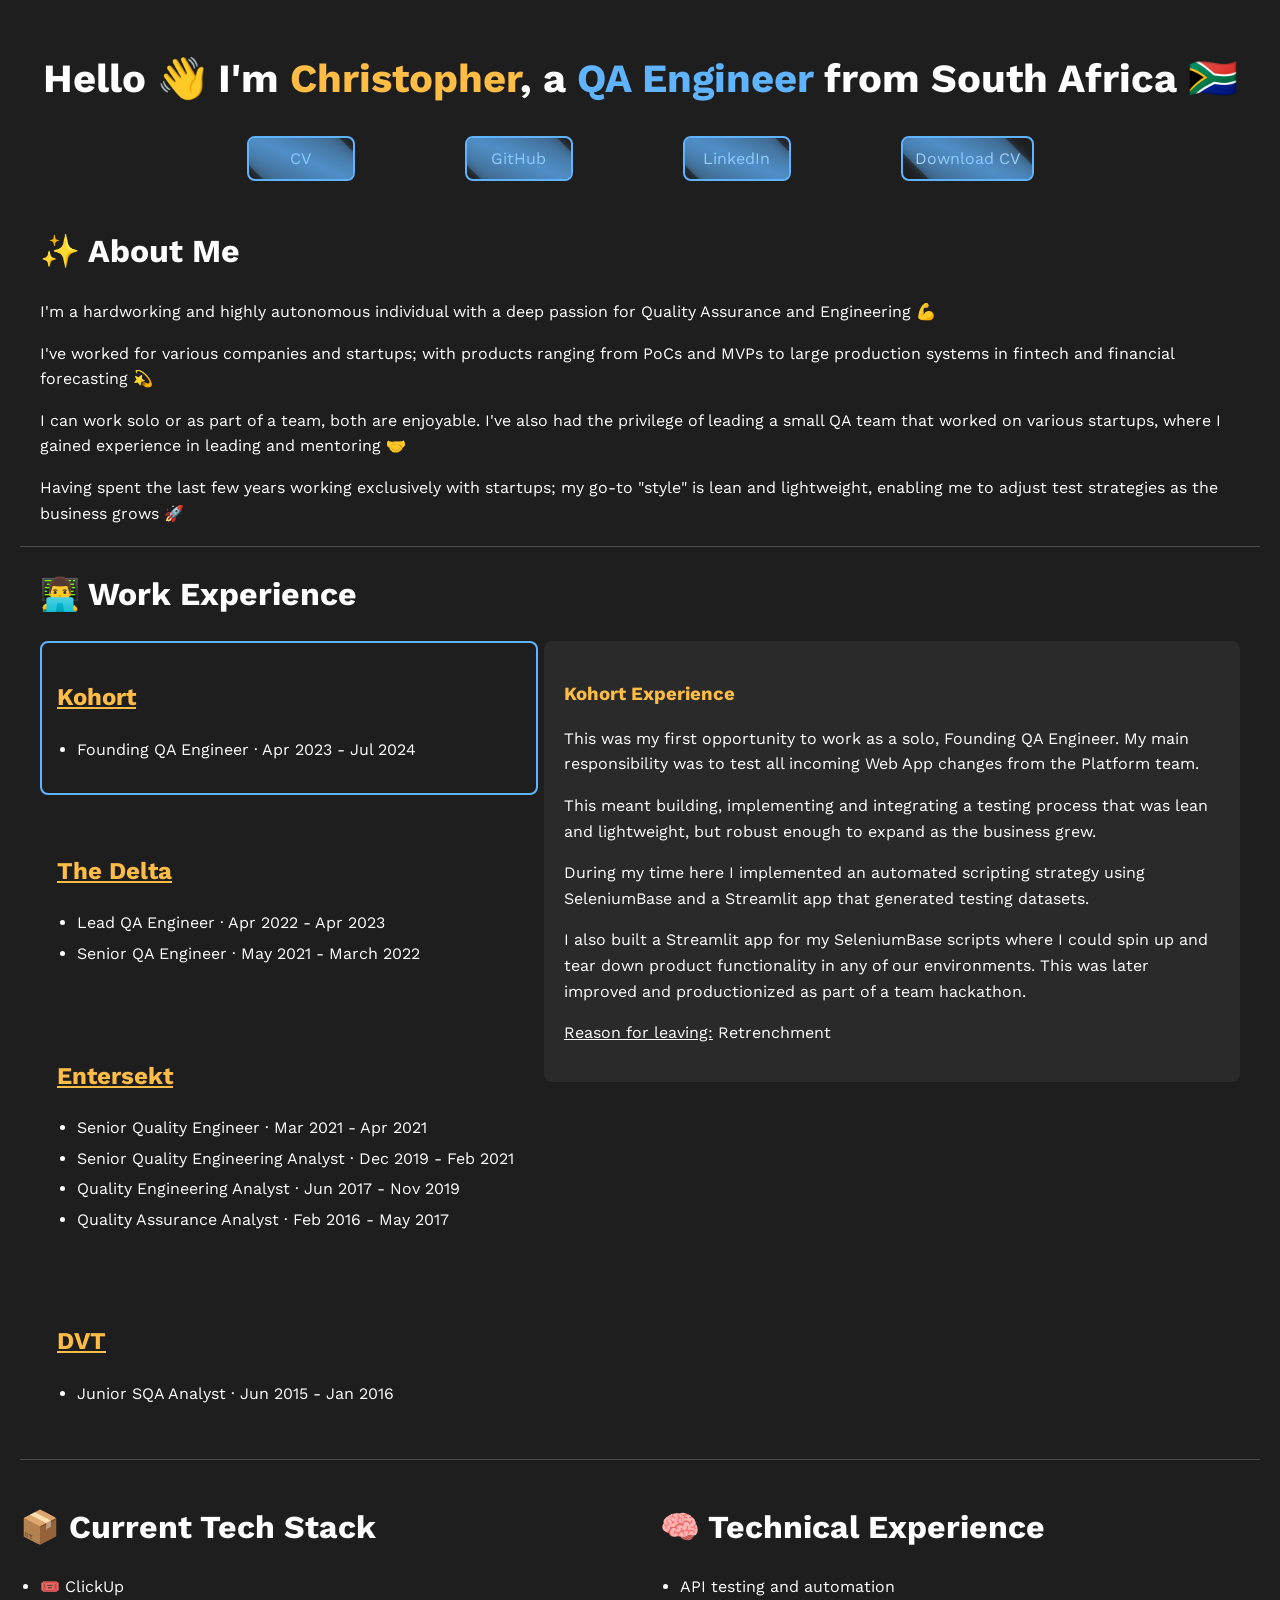
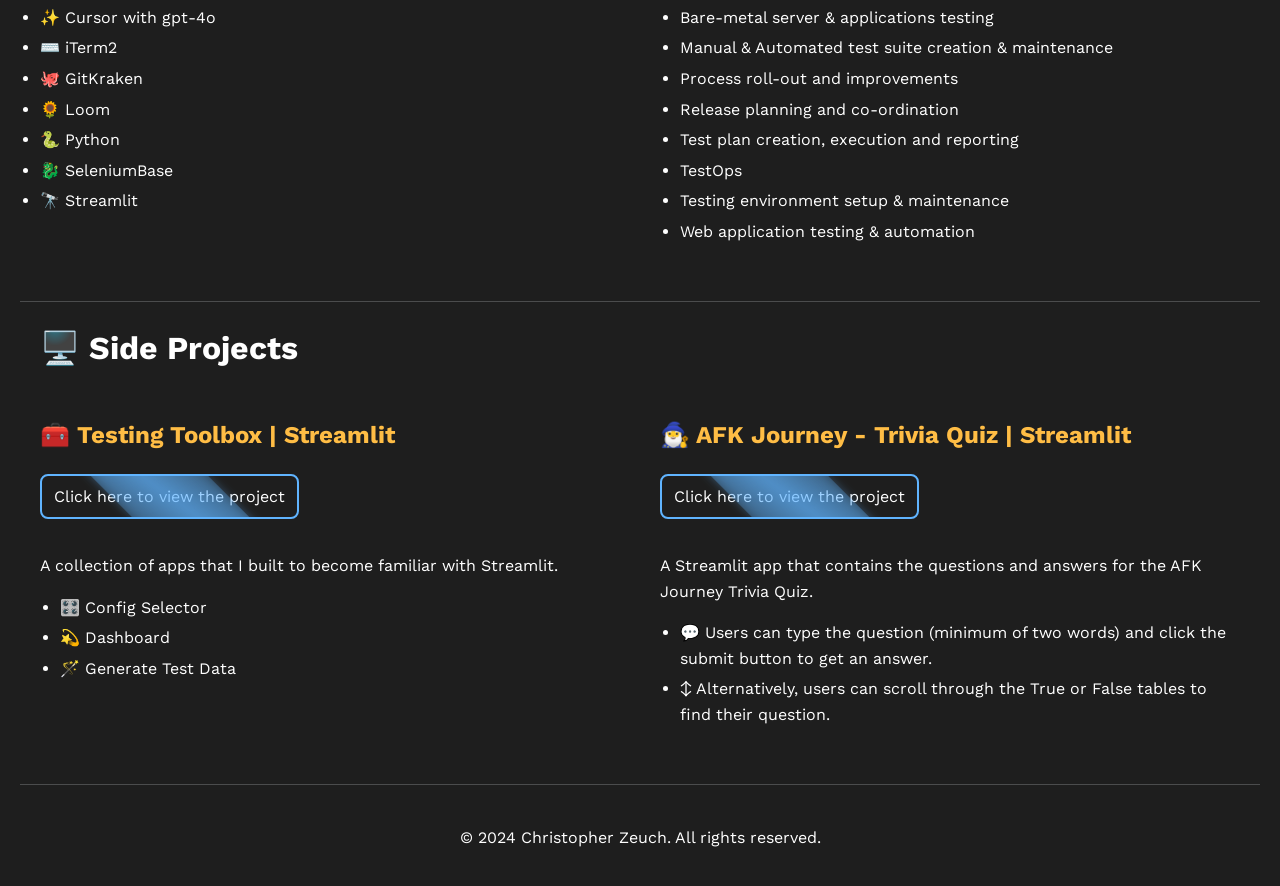
<file: main.html>
<!DOCTYPE html>
<html lang="en">
<head>
    <meta charset="UTF-8">
    <meta name="viewport" content="width=device-width, initial-scale=1.0">
    <title>Christopher | QA Engineer 🚣</title>
    <!-- Google Fonts import -->
    <link href="https://fonts.googleapis.com/css2?family=Work+Sans:wght@300;400;600&display=swap" rel="stylesheet">
    <!-- Custom CSS file -->
    <link rel="stylesheet" href="style.css">
    <!-- JavaScript file containing string constants -->
    <script src="strings.js"></script>
</head>
<body>
    <!-- Header section -->
    <div class="header">
        <h1>Hello 👋 I'm <span class="name">Christopher</span>, a <span class="title">QA Engineer</span> from South Africa 🇿🇦</h1>
    </div>

    <!-- Links and CV download section -->
    <div class="container">
        <div class="button-container">
            <!-- External profile links -->
            <a href="https://read.cv/chriszeuch" target="_blank" rel="noopener noreferrer" class="project-link">CV</a>
            <a href="https://github.com/Hiccup-za" target="_blank" rel="noopener noreferrer" class="project-link">GitHub</a>
            <a href="https://www.linkedin.com/feed/" target="_blank" rel="noopener noreferrer" class="project-link">LinkedIn</a>
            <!-- CV download button -->
            <button onclick="downloadCV()" class="project-link">Download CV</button>
        </div>
    </div>

    <!-- About Me section -->
    <div class="container">
        <h1>✨ About Me</h1>
        <div>
            <!-- Paragraphs to be populated by JavaScript -->
            <p id="aboutMe1"></p>
            <p id="aboutMe2"></p>
            <p id="aboutMe3"></p>
            <p id="aboutMe4"></p>
        </div>
    </div>

    <div class="divider"></div>

    <!-- Work Experience section -->
    <div class="container">
        <h1>👨‍💻 Work Experience</h1>
        <div class="work-experience-container">
            <!-- Left column: Company buttons -->
            <div class="work-experience-left">
                <!-- Kohort button -->
                <div class="company-button active" data-company="kohort">
                    <h2>Kohort</h2>
                    <p id="kohortexp"></p>
                </div>
                
                <!-- The Delta button -->
                <div class="company-button" data-company="delta">
                    <h2>The Delta</h2>
                    <p id="deltaexp"></p>
                </div>
                
                <!-- Entersekt button -->
                <div class="company-button" data-company="entersekt">
                    <h2>Entersekt</h2>
                    <p id="entersektexp"></p>
                </div>
                
                <!-- DVT button -->
                <div class="company-button" data-company="dvt">
                    <h2>DVT</h2>
                    <p id="dvtexp"></p>
                </div>
            </div>
            <!-- Right column: Company experience details -->
            <div class="work-experience-right">
                <!-- Kohort experience -->
                <div id="kohort" class="company-content active">
                    <h3>Kohort Experience</h3>
                    <p id="kohort1"></p>
                    <p id="kohort2"></p>
                    <p id="kohort3"></p>
                    <p id="kohort4"></p>
                    <p id="kohortreason"></p>
                </div>
                <!-- The Delta experience -->
                <div id="delta" class="company-content">
                    <h3>The Delta Experience</h3>
                    <p id="delta1"></p>
                    <p id="delta2"></p>
                    <p id="delta3"></p>
                    <p id="deltareason"></p>
                </div>
                <!-- Entersekt experience -->
                <div id="entersekt" class="company-content">
                    <h3>Entersekt Experience</h3>
                    <p id="entersekt1"></p>
                    <p id="entersekt2"></p>
                    <p id="entersekt3"></p>
                    <p id="entersekt4"></p>
                    <p id="entersektreason"></p>
                </div>
                <!-- DVT experience -->
                <div id="dvt" class="company-content">
                    <h3>DVT Experience</h3>
                    <p id="dvt1"></p>
                    <p id="dvt2"></p>
                    <p id="dvt3"></p>
                    <p id="dvtreason"></p>
                </div>
            </div>
        </div>
    </div>

    <div class="divider"></div>

    <!-- Tech Stack and Technical Experience section -->
    <div class="two-column">
        <div class="column">
            <h1>📦 Current Tech Stack</h1>
            <p id="techstack"></p>
        </div>
        <div class="column">
            <h1>🧠 Technical Experience</h1>
            <p id="technicalexperience"></p>
        </div>
    </div>

    <div class="divider"></div>

    <!-- Side Projects section -->
    <div class="full-width">
        <h1>🖥️ Side Projects</h1>
        <div class="two-column">
            <!-- Testing Toolbox project -->
            <div class="column">
                <h2>🧰 Testing Toolbox | Streamlit</h2>
                <a href="https://testing-toolbox.streamlit.app/" target="_blank" rel="noopener noreferrer" class="project-link">Click here to view the project</a>
                <p id="sideproject1p"></p>
                <p id="sideproject1list"></p>
            </div>
            <!-- AFK Journey project -->
            <div class="column">
                <h2>🧙‍♂️ AFK Journey - Trivia Quiz | Streamlit</h2>
                <a href="https://afk-journey.streamlit.app/" target="_blank" rel="noopener noreferrer" class="project-link">Click here to view the project</a>
                <p id="sideproject2p"></p>
                <p id="sideproject2list"></p>
            </div>
        </div>
    </div>

    <div class="divider"></div>

    <!-- Footer section -->
    <footer class="footer">
        <p id="footer"></p>
    </footer>

</body>
<!-- Main JavaScript file -->
<script src="script.js"></script>
<!-- Inline script for CV download functionality -->
<script>
    /**
     * Initiates the download of the CV file.
     */
    function downloadCV() {
        const link = document.createElement('a');
        link.href = 'Christopher Zeuch CV.pdf';
        link.download = 'Christopher Zeuch CV.pdf';
        link.click();
    }
</script>
</html>
</file>
<file: style.css>
:root {
  /* Define CSS variables for colors and common values */
  --bg-color: #1e1e1e;
  --text-color: #ffffff;
  --accent-color: #ffbd45;
  --link-color: #60b4ff;
  --divider-color: #4b4c4d;
  --container-bg: #2a2a2a;
  --spacing-sm: 10px;
  --spacing-md: 20px;
  --spacing-lg: 40px;
}

body {
  font-family: 'Work Sans', sans-serif;
  background-color: var(--bg-color);
  color: var(--text-color);
  line-height: 1.6;
  padding: var(--spacing-md);
  margin: 0;
}

/* Typography */
h1, h2, h3, .name {
  color: var(--accent-color);
}

h1 {
  color: var(--text-color);
}

.title {
  color: var(--link-color);
}

/* Layout */
.container, .full-width {
  max-width: 1200px;
  margin: 0 auto;
  padding: 0 20px;
}

.container h2 {
  margin-bottom: var(--spacing-md);
}

.divider {
  border-top: 1px solid var(--divider-color);
  margin: var(--spacing-md) 0;
}

.two-column {
  display: flex;
  gap: var(--spacing-lg);
  margin-bottom: var(--spacing-lg);
}

.column {
  flex: 1;
  min-width: 0; /* Prevents flex items from overflowing */
}

.tech-experience-container {
  margin-bottom: var(--spacing-lg);
}

.side-projects .column {
  flex: 1;
  min-width: 0;
}

.full-width {
  width: 100%;
  margin-bottom: var(--spacing-lg);
}

/* Lists */
ul {
  padding-left: var(--spacing-md);
}

li {
  margin-bottom: 5px;
}

/* Links */
a {
  color: var(--link-color);
  text-decoration: none;
  transition: all 0.3s ease;
}

a:hover {
  text-decoration: underline;
}

/* Work Experience */
.work-experience-container {
  display: flex;
  gap: var(--spacing-lg);
  margin-bottom: 0;
}

.work-experience-left {
  width: 40%;
}

.work-experience-right {
  width: 60%;
}

.work-experience-container h2 {
  text-decoration: underline;
}

/* Company Button */
.company-button {
  display: block;
  width: 100%;
  text-align: left;
  background: none;
  border: 2px solid transparent;
  border-radius: 8px;
  cursor: pointer;
  padding: 15px;
  margin-bottom: var(--spacing-md);
  color: inherit;
  font: inherit;
  transition: all 0.3s ease;
}

.company-button:last-child {
  margin-bottom: 0;
}

.company-button.active {
  border-color: var(--link-color);
}

.company-button:not(.active):hover {
  background-color: rgba(96, 180, 255, 0.1);
}

.company-button h3 {
  margin-bottom: var(--spacing-sm);
  color: var(--accent-color);
  text-decoration: underline;
}

.company-button ul {
  padding-left: var(--spacing-md);
  margin-top: 0;
}

/* Company Content */
.company-content {
  display: none;
  opacity: 0;
  transition: opacity 0.3s ease;
  background-color: var(--container-bg);
  border-radius: 8px;
  padding: var(--spacing-md);
  margin-bottom: 0;
}

.company-content.active {
  display: block;
  opacity: 1;
}

.company-content h3 {
  color: var(--accent-color);
  text-decoration: none;
  margin-bottom: var(--spacing-sm);
}

/* Project Link */
.project-link,
.button-container .project-link {
  display: inline-block;
  text-align: center;
  background: none;
  border: 2px solid var(--link-color);
  border-radius: 8px;
  cursor: pointer;
  padding: 8px 12px;
  margin-bottom: var(--spacing-sm);
  color: var(--text-color);
  font: inherit;
  text-decoration: none;
  transition: all 0.3s ease;
  position: relative;
  overflow: hidden;
  min-width: 80px;
}

.button-container .project-link::before,
.button-container .project-link::after,
.two-column .project-link::before,
.two-column .project-link::after {
  content: '';
  position: absolute;
  inset: -50%;
  width: 200%;
  height: 200%;
  background: linear-gradient(
    to bottom right,
    rgba(96, 180, 255, 0) 0%,
    rgba(96, 180, 255, 0.5) 50%,
    rgba(96, 180, 255, 0) 100%
  );
  transform: rotate(45deg);
  animation: shimmer-blue 4.5s infinite;
}

.button-container .project-link::after,
.two-column .project-link::after {
  filter: blur(5px);
}

@keyframes shimmer-blue {
  0%, 100% {
    transform: translateX(-100%) rotate(45deg);
  }
  50% {
    transform: translateX(100%) rotate(45deg);
  }
}

.project-link:hover,
.button-container .project-link:hover {
  color: var(--link-color);
}

.button-container {
  display: flex;
  justify-content: center;
  gap: 100px;
  margin-bottom: var(--spacing-lg);
  flex-wrap: wrap;
}

.button-container .project-link {
  margin: 5px;
  flex: 0 1 auto;
}

/* Footer and Header */
.footer {
  margin-top: var(--spacing-lg);
  text-align: center;
}

.header {
  text-align: center;
}

.header h1 {
  font-size: 2.5em;
  margin-bottom: var(--spacing-md);
}

/* Media Query */
@media (max-width: 768px) {
  body {
    font-size: 16px;
    padding: var(--spacing-sm);
  }

  h1 {
    font-size: 24px;
  }

  h2 {
    font-size: 20px;
  }

  h3 {
    font-size: 18px;
  }

  .container {
    padding: 0 15px;
  }

  .two-column {
    flex-direction: column;
    gap: var(--spacing-md);
  }

  .column {
    width: 100%;
  }

  .work-experience-container {
    flex-direction: column;
    gap: var(--spacing-md);
  }

  .work-experience-left,
  .work-experience-right {
    width: 100%;
  }

  .work-experience-right {
    display: none;
  }

  .company-button {
    cursor: default;
  }

  .company-button.active {
    border-color: transparent;
  }

  .button-container {
    gap: 20px;
  }

  .project-link,
  .button-container .project-link {
    padding: 6px 10px;
    font-size: 14px;
  }

  .footer-content {
    flex-direction: column;
    align-items: center;
  }

  .footer-section {
    text-align: center;
    margin-bottom: 20px;
  }

  .full-width .two-column {
    flex-direction: column;
  }

  .full-width .column {
    width: 100%;
    margin-bottom: var(--spacing-md);
  }

  .two-column.side-projects {
    flex-direction: column;
    gap: var(--spacing-md);
  }

  .side-projects .column {
    width: 100%;
  }
}

@media (max-width: 480px) {
  .header h1 {
    font-size: 20px;
  }

  .company-button h2 {
    font-size: 18px;
  }

  .button-container {
    gap: 10px;
  }

  .project-link,
  .button-container .project-link {
    padding: 5px 8px;
    font-size: 12px;
    min-width: 60px;
  }
}
</file>
